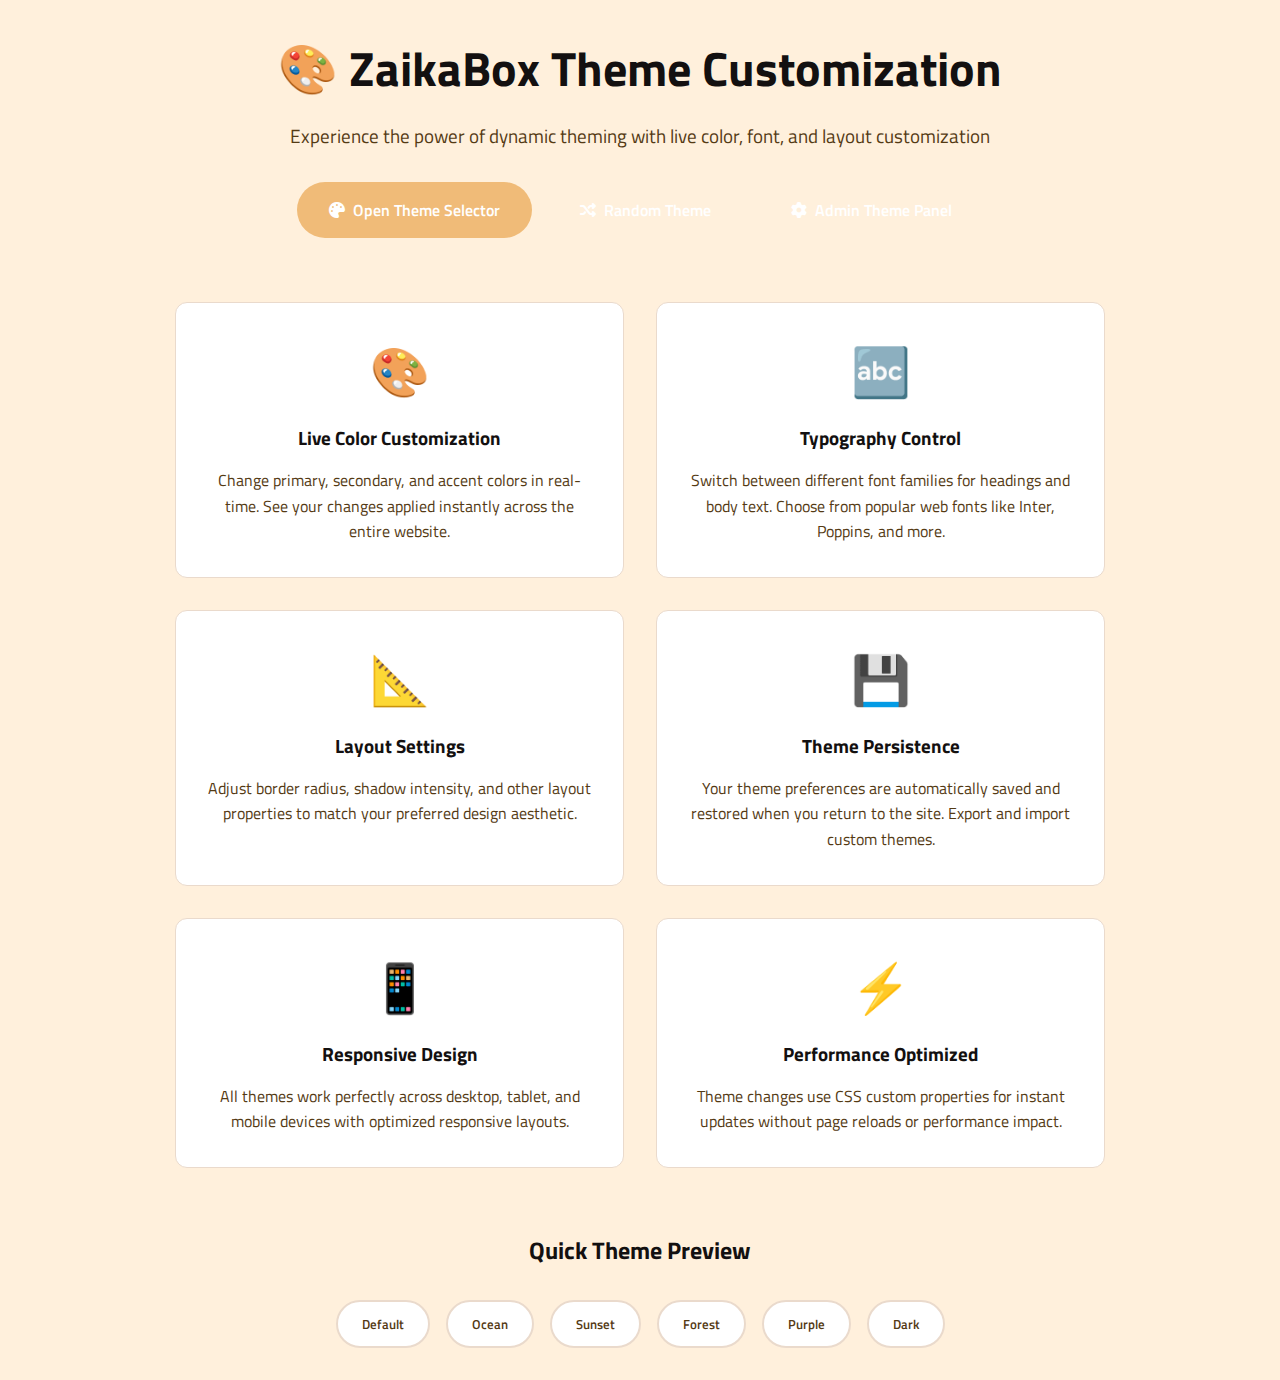
<file: ZAIKABOX/HTML/theme-demo.html>
<!DOCTYPE html>
<html lang="en">
<head>
    <meta charset="UTF-8">
    <meta name="viewport" content="width=device-width, initial-scale=1.0">
    <title>ZaikaBox - Theme Customization Demo</title>
    <link rel="preconnect" href="https://fonts.googleapis.com">
    <link rel="preconnect" href="https://fonts.gstatic.com" crossorigin>
    <link href="https://fonts.googleapis.com/css2?family=Gabarito&family=Titillium+Web&family=Inter:wght@400;600;700&family=Poppins:wght@400;600;700&family=Roboto:wght@400;500;700&family=Open+Sans:wght@400;600;700&family=Montserrat:wght@400;600;700&family=Lato:wght@400;700&display=swap" rel="stylesheet">
    <link rel="stylesheet" href="https://cdnjs.cloudflare.com/ajax/libs/font-awesome/6.4.2/css/all.min.css" />
    <link rel="stylesheet" href="CSS/styles.css">
    <style>
        .demo-container {
            max-width: 1200px;
            margin: 0 auto;
            padding: 2rem;
        }
        
        .demo-header {
            text-align: center;
            margin-bottom: 3rem;
        }
        
        .demo-title {
            font-family: var(--primary-font);
            font-size: 3rem;
            color: var(--text-strong);
            margin-bottom: 1rem;
        }
        
        .demo-subtitle {
            font-size: 1.2rem;
            color: var(--text-dark);
            margin-bottom: 2rem;
        }
        
        .demo-actions {
            display: flex;
            justify-content: center;
            gap: 1rem;
            flex-wrap: wrap;
        }
        
        .demo-btn {
            background: var(--primary);
            color: white;
            border: none;
            padding: 1rem 2rem;
            border-radius: 50px;
            font-weight: 600;
            cursor: pointer;
            transition: all 0.3s ease;
            display: flex;
            align-items: center;
            gap: 0.5rem;
            font-size: 1rem;
        }
        
        .demo-btn:hover {
            background: var(--primary-dark);
            transform: translateY(-2px);
            box-shadow: var(--shadow-lg);
        }
        
        .demo-btn.secondary {
            background: var(--secondary);
        }
        
        .demo-btn.accent {
            background: var(--accent);
        }
        
        .demo-features {
            display: grid;
            grid-template-columns: repeat(auto-fit, minmax(300px, 1fr));
            gap: 2rem;
            margin-top: 4rem;
        }
        
        .demo-feature {
            background: var(--card-bg);
            border: 1px solid var(--border-light);
            border-radius: var(--border-radius-lg);
            padding: 2rem;
            text-align: center;
            transition: all 0.3s ease;
        }
        
        .demo-feature:hover {
            transform: translateY(-5px);
            box-shadow: var(--shadow-lg);
        }
        
        .demo-feature-icon {
            font-size: 3rem;
            color: var(--primary);
            margin-bottom: 1rem;
        }
        
        .demo-feature h3 {
            font-family: var(--primary-font);
            color: var(--text-strong);
            margin-bottom: 1rem;
        }
        
        .demo-feature p {
            color: var(--text-dark);
            line-height: 1.6;
        }
        
        .theme-showcase {
            margin-top: 4rem;
            text-align: center;
        }
        
        .theme-showcase h2 {
            font-family: var(--primary-font);
            color: var(--text-strong);
            margin-bottom: 2rem;
        }
        
        .quick-themes {
            display: flex;
            justify-content: center;
            gap: 1rem;
            flex-wrap: wrap;
        }
        
        .quick-theme-btn {
            padding: 0.75rem 1.5rem;
            border: 2px solid var(--border-light);
            background: var(--card-bg);
            border-radius: 25px;
            cursor: pointer;
            transition: all 0.3s ease;
            font-weight: 600;
            color: var(--text-dark);
        }
        
        .quick-theme-btn:hover {
            border-color: var(--primary);
            color: var(--primary);
            transform: translateY(-2px);
        }
    </style>
</head>
<body>
    <div class="demo-container">
        <div class="demo-header">
            <h1 class="demo-title">🎨 ZaikaBox Theme Customization</h1>
            <p class="demo-subtitle">Experience the power of dynamic theming with live color, font, and layout customization</p>
            
            <div class="demo-actions">
                <button class="demo-btn" onclick="themeManager.openThemeSelector()">
                    <i class="fa fa-palette"></i> Open Theme Selector
                </button>
                <button class="demo-btn secondary" onclick="themeManager.randomTheme()">
                    <i class="fa fa-random"></i> Random Theme
                </button>
                <button class="demo-btn accent" onclick="openAdminDemo()">
                    <i class="fa fa-cog"></i> Admin Theme Panel
                </button>
            </div>
        </div>
        
        <div class="demo-features">
            <div class="demo-feature">
                <div class="demo-feature-icon">🎨</div>
                <h3>Live Color Customization</h3>
                <p>Change primary, secondary, and accent colors in real-time. See your changes applied instantly across the entire website.</p>
            </div>
            
            <div class="demo-feature">
                <div class="demo-feature-icon">🔤</div>
                <h3>Typography Control</h3>
                <p>Switch between different font families for headings and body text. Choose from popular web fonts like Inter, Poppins, and more.</p>
            </div>
            
            <div class="demo-feature">
                <div class="demo-feature-icon">📐</div>
                <h3>Layout Settings</h3>
                <p>Adjust border radius, shadow intensity, and other layout properties to match your preferred design aesthetic.</p>
            </div>
            
            <div class="demo-feature">
                <div class="demo-feature-icon">💾</div>
                <h3>Theme Persistence</h3>
                <p>Your theme preferences are automatically saved and restored when you return to the site. Export and import custom themes.</p>
            </div>
            
            <div class="demo-feature">
                <div class="demo-feature-icon">📱</div>
                <h3>Responsive Design</h3>
                <p>All themes work perfectly across desktop, tablet, and mobile devices with optimized responsive layouts.</p>
            </div>
            
            <div class="demo-feature">
                <div class="demo-feature-icon">⚡</div>
                <h3>Performance Optimized</h3>
                <p>Theme changes use CSS custom properties for instant updates without page reloads or performance impact.</p>
            </div>
        </div>
        
        <div class="theme-showcase">
            <h2>Quick Theme Preview</h2>
            <div class="quick-themes">
                <button class="quick-theme-btn" onclick="themeManager.applyTheme('default')">Default</button>
                <button class="quick-theme-btn" onclick="themeManager.applyTheme('ocean')">Ocean</button>
                <button class="quick-theme-btn" onclick="themeManager.applyTheme('sunset')">Sunset</button>
                <button class="quick-theme-btn" onclick="themeManager.applyTheme('forest')">Forest</button>
                <button class="quick-theme-btn" onclick="themeManager.applyTheme('purple')">Purple</button>
                <button class="quick-theme-btn" onclick="themeManager.applyTheme('dark')">Dark</button>
            </div>
        </div>
    </div>
    
    <script type="module" src="JS/theme-manager.js"></script>
    <script>
        function openAdminDemo() {
            alert('Admin theme panel is available in the main application when logged in as an admin user. This demo shows the user-facing theme selector.');
        }
    </script>
</body>
</html>
</file>
<file: ZAIKABOX/HTML/CSS/styles.css>
/* --- THEME CONTROL PANEL --- */
/* To change the entire website's color scheme, you only need to edit the values below.
   Each variable (--primary, --text-strong, etc.) controls a different part of the site's design.
   Simply replace the hex code (e.g., #F0BB78) with a new color code to update the theme.
   This is the ONLY section you need to modify for future color changes.
*/
:root {
    /* Primary Accent Colors */
    --primary: #F0BB78;
    /* Warm Gold: Used for buttons, links, and important highlights. */
    --primary-dark: #D8A256;
    /* Darker Gold: Used for hover effects on primary elements. */

    /* Text Colors */
    --text-strong: #131010;
    /* Almost Black: Used for main headings. */
    --text-dark: #543A14;
    /* Dark Brown: Used for most body text and paragraphs. */
    --text-light: #8C6D46;
    /* Lighter Brown: Used for subtitles and less important text. */

    /* Background & Surface Colors */
    --bg: #FFF0DC;
    /* Pale Peach: The main background color for the page. */
    --bg-alt: #F5E5D1;
    /* Slightly darker peach: Used for section backgrounds like testimonials. */
    --card-bg: #FFFFFF;
    /* White: Used for recipe cards and the header to make them stand out. */

    /* Borders & Shadows */
    --border-light: #EADACC;
    /* Light border color for separators and inputs. */
    --shadow-color: 22, 15, 8;
    /* The RGB value for --text-dark, used for transparent shadows. */
    --shadow-sm: 0 1px 3px rgba(var(--shadow-color), 0.12), 0 1px 2px rgba(var(--shadow-color), 0.24);
    --shadow-md: 0 4px 6px rgba(var(--shadow-color), 0.1), 0 1px 3px rgba(var(--shadow-color), 0.08);
    --shadow-lg: 0 10px 25px rgba(var(--shadow-color), 0.15), 0 4px 10px rgba(var(--shadow-color), 0.1);

    /* Misc */
    --border-radius-lg: 12px;
}

/* --- Global Styles --- */
* {
    margin: 0;
    padding: 0;
    box-sizing: border-box;
    font-family: 'Titillium Web', sans-serif;
}

body {
    min-height: 100vh;
    display: flex;
    flex-direction: column;
    font-family: 'Gabarito', 'Titillium Web', Arial, sans-serif;
    background: var(--bg);
    color: var(--text-dark);
}

/* --- Modern Pill-Shaped Header --- */
.main-header {
    display: flex;
    justify-content: center;
    padding: 40px 20px 20px;
    z-index: 100;
}

.navbar {
    display: flex;
    align-items: center;
    justify-content: space-between;
    background-color: var(--card-bg);
    padding: 12px 20px;
    border-radius: 9999px;
    box-shadow: var(--shadow-md);
    width: 95%;
    max-width: 1100px;
}

.nav-logo {
    display: flex;
    align-items: center;
    gap: 12px;
    text-decoration: none;
}

.logo-icon-container {
    background-color: var(--text-dark);
    border-radius: 50%;
    width: 40px;
    height: 40px;
    display: flex;
    align-items: center;
    justify-content: center;
}

.logo-icon-container svg {
    width: 22px;
    height: 22px;
    fill: var(--card-bg);
}

.logo-text {
    font-family: 'Gabarito', sans-serif;
    font-size: 1.5rem;
    font-weight: 700;
    color: var(--text-strong);
}

.social-media-links {
    display: flex;
    align-items: center;
    gap: 32px;
}

.social-media-links a {
    color: var(--text-light);
    transition: color 0.2s ease;
    display: inline-flex;
}

.social-media-links a:hover {
    color: var(--text-strong);
}

.social-media-links svg {
    width: 26px;
    height: 26px;
    fill: currentColor;
}

.nav-auth {
    display: flex;
    align-items: center;
    gap: 12px;
}

.nav-auth button {
    font-weight: 600;
    font-size: 1rem;
    padding: 12px 24px;
    border-radius: 9999px;
    border: none;
    cursor: pointer;
    transition: all 0.2s ease;
    display: flex;
    align-items: center;
    gap: 8px;
}

.nav-auth #profile-btn {
    background-color: var(--primary);
    color: var(--text-strong);
}

.nav-auth #profile-btn:hover {
    background-color: var(--primary-dark);
    transform: translateY(-1px);
}

.nav-auth #logout-btn {
    background-color: var(--text-dark);
    color: var(--card-bg);
}

.nav-auth #logout-btn:hover {
    background-color: var(--text-strong);
    transform: translateY(-1px);
}

/* --- Search Bar --- */
.search-container {
    position: sticky;
    top: 20px;
    z-index: 99;
    margin: 1rem auto;
    background: rgba(255, 255, 255, 0.7);
    backdrop-filter: blur(8px);
    border: 1px solid var(--border-light);
    display: flex;
    padding: 0.75rem;
    border-radius: 28px;
    box-shadow: var(--shadow-md);
}

.search-content {
    display: flex;
    gap: 1rem;
    align-items: center;
    width: 100%;
}

.search-container button,
.search-container select {
    font-size: 0.9rem;
    border-radius: 20px;
    border: 1px solid var(--border-light);
    padding: 0.5rem 1rem;
    background-color: var(--card-bg);
    height: 38px;
    box-sizing: border-box;
    transition: all 0.2s ease-in-out;
    color: var(--text-dark);
}

.search-container select:focus {
    outline: none;
    border-color: var(--primary);
    box-shadow: 0 0 0 3px rgba(240, 187, 120, 0.4);
}

#single-random-meal {
    background: var(--text-dark);
    color: white;
    border-color: var(--text-dark);
    font-weight: 600;
    cursor: pointer;
}

#single-random-meal:hover {
    background: var(--text-strong);
    transform: translateY(-2px);
    box-shadow: var(--shadow-md);
}

.hidden {
    display: none !important;
}


/* --- Main Content --- */
.main-content {
    flex: 1;
    display: flex;
    flex-direction: column;
    align-items: center;
    padding: 1rem;
    position: relative;
    width: 100%;
    max-width: 1400px;
    margin: 0 auto;
}

/* --- Category Showcase Section --- */
.category-showcase {
    width: 100%;
    margin-top: 4rem;
    padding: 0 1rem;
}

.category-title {
    font-family: 'Gabarito', sans-serif;
    font-size: 2.2rem;
    color: var(--text-strong);
    margin-bottom: 1rem;
    border-left: 5px solid var(--primary);
    padding-left: 1rem;
}

/* --- Meal Sliders & Grids --- */
.meal-slider-container {
    display: flex;
    gap: 32px;
    padding: 1rem 0;
    overflow-x: auto;
    margin: 20px 0;
    width: 100%;
    scrollbar-width: none;
    opacity: 0;
    transition: opacity 0.5s ease-in-out;
}

.meal-slider-container.loaded {
    opacity: 1;
}

.meal-slider-container::-webkit-scrollbar {
    display: none;
}

/* --- Skeleton Loading --- */
.skeleton-container {
    display: flex;
    gap: 32px;
    padding: 1rem 0;
    margin: 20px 0;
    width: 100%;
}

.skeleton-card {
    flex: 0 0 280px;
    height: 350px;
    background: linear-gradient(90deg, #f0f0f0 25%, #e0e0e0 50%, #f0f0f0 75%);
    background-size: 200% 100%;
    animation: skeleton-loading 1.5s infinite;
    border-radius: var(--border-radius-lg);
    position: relative;
    overflow: hidden;
}

.skeleton-card::after {
    content: '';
    position: absolute;
    top: 50%;
    left: 50%;
    transform: translate(-50%, -50%);
    width: 40px;
    height: 40px;
    border: 3px solid var(--border-light);
    border-top: 3px solid var(--primary);
    border-radius: 50%;
    animation: skeleton-spin 1s linear infinite;
}

@keyframes skeleton-loading {
    0% {
        background-position: -200% 0;
    }

    100% {
        background-position: 200% 0;
    }
}

@keyframes skeleton-spin {
    0% {
        transform: translate(-50%, -50%) rotate(0deg);
    }

    100% {
        transform: translate(-50%, -50%) rotate(360deg);
    }
}

.meal-grid {
    display: grid;
    grid-template-columns: repeat(auto-fit, minmax(280px, 1fr));
    gap: 32px;
    width: 100%;
    padding: 0 32px;
    margin: 20px auto;
}

.random-meal-container {
    display: flex;
    justify-content: center;
    align-items: center;
    width: 100%;
    padding: 2rem;
}

.random-meal-container .meal-card {
    width: 100%;
    max-width: 450px;
}

.meal-card {
    position: relative;
    border-radius: var(--border-radius-lg);
    box-shadow: var(--shadow-md);
    overflow: hidden;
    cursor: pointer;
    transition: box-shadow 0.3s ease, transform 0.3s ease;
    aspect-ratio: 4 / 5;
    width: 280px;
    background-color: var(--card-bg);
}

.meal-slider-container .meal-card {
    flex: 0 0 280px;
}

.meal-card:hover {
    box-shadow: var(--shadow-lg);
    transform: translateY(-5px);
}

.meal-card-background {
    width: 100%;
    height: 100%;
    object-fit: cover;
    transition: transform 0.4s ease-out;
}

.meal-card:hover .meal-card-background {
    transform: scale(1.1) rotate(2deg);
}

.meal-card-overlay {
    position: absolute;
    bottom: 0;
    left: 0;
    width: 100%;
    background: linear-gradient(to top, rgba(19, 16, 16, 0.9) 10%, transparent 100%);
    padding: 1.5rem;
    color: white;
}

.meal-card-info {
    transform: translateY(calc(100% - 4.5rem));
    transition: transform 0.4s cubic-bezier(0.25, 0.46, 0.45, 0.94);
}

.meal-card:hover .meal-card-info {
    transform: translateY(0);
}

.meal-card-title {
    font-family: 'Gabarito', sans-serif;
    font-size: 1.4rem;
    line-height: 1.3;
    margin: 0 0 0.5rem 0;
}

.meal-card-cta {
    font-size: 0.9rem;
    font-weight: 600;
    color: var(--primary);
    text-transform: uppercase;
    letter-spacing: 1px;
    display: flex;
    align-items: center;
    opacity: 0;
    transition: opacity 0.3s ease 0.1s;
}

.meal-card:hover .meal-card-cta {
    opacity: 1;
}

.meal-card-cta::after {
    content: '→';
    margin-left: 0.5rem;
    transition: margin-left 0.2s ease;
}

.meal-card:hover .meal-card-cta::after {
    margin-left: 1rem;
}

/* --- Toast Loader --- */
#toast-loader {
    position: fixed;
    bottom: 32px;
    right: 32px;
    z-index: 1000;
    display: none;
    align-items: center;
    background: var(--card-bg);
    padding: 0.75rem 1.5rem;
    border-radius: 12px;
    box-shadow: var(--shadow-lg);
}

#toast-loader span {
    margin-left: 12px;
    font-size: 1.1rem;
    color: var(--text-dark);
}

.spinner {
    width: 32px;
    height: 32px;
    border: 4px solid var(--primary);
    border-top-color: transparent;
    border-radius: 50%;
    animation: spin 0.8s linear infinite;
}

@keyframes spin {
    to {
        transform: rotate(360deg);
    }
}

.error-message {
    text-align: center;
    padding: 2rem;
    color: var(--text-light);
    font-size: 1.1rem;
}

/* --- Animations --- */
@keyframes fadeIn {
    from {
        opacity: 0;
    }

    to {
        opacity: 1;
    }
}

@keyframes slideIn {
    from {
        opacity: 0;
        transform: translateY(30px);
    }

    to {
        opacity: 1;
        transform: translateY(0);
    }
}

/* --- Modern Recipe Modal --- */
.recipe-modal {
    position: fixed;
    top: 0;
    left: 0;
    width: 100%;
    height: 100%;
    background-color: rgba(0, 0, 0, 0.8);
    backdrop-filter: blur(10px);
    z-index: 2000;
    display: none;
    align-items: center;
    justify-content: center;
    padding: 1rem;
    animation: fadeIn 0.3s ease-out;
}

.recipe-modal.show {
    display: flex;
}

.modal-content {
    background: var(--card-bg);
    border-radius: 20px;
    box-shadow: 0 25px 50px rgba(0, 0, 0, 0.25);
    width: 100%;
    max-width: 1000px;
    max-height: 90vh;
    overflow-y: auto;
    position: relative;
    animation: modalSlideIn 0.4s cubic-bezier(0.34, 1.56, 0.64, 1);
    display: grid;
    grid-template-columns: 1fr 1fr;
    gap: 0;
}

@keyframes modalSlideIn {
    from {
        opacity: 0;
        transform: scale(0.8) translateY(50px);
    }

    to {
        opacity: 1;
        transform: scale(1) translateY(0);
    }
}

.recipe-primary-content {
    position: relative;
    display: flex;
    flex-direction: column;
    background: linear-gradient(135deg, var(--primary) 0%, var(--primary-dark) 100%);
    padding: 2rem;
    color: white;
}

.recipe-image {
    width: 100%;
    height: 250px;
    border-radius: 15px;
    box-shadow: 0 10px 30px rgba(0, 0, 0, 0.3);
    object-fit: cover;
    margin-bottom: 1.5rem;
}

.recipe-tags {
    display: flex;
    gap: 0.5rem;
    margin-bottom: 1.5rem;
    flex-wrap: wrap;
}

.recipe-tags span {
    background-color: rgba(255, 255, 255, 0.2);
    color: white;
    padding: 0.4rem 0.8rem;
    border-radius: 15px;
    font-size: 0.8rem;
    font-weight: 600;
    backdrop-filter: blur(10px);
    border: 1px solid rgba(255, 255, 255, 0.3);
}

.recipe-actions {
    display: flex;
    gap: 0.75rem;
    margin-top: auto;
    flex-wrap: wrap;
}

.recipe-video-btn {
    display: inline-flex;
    align-items: center;
    gap: 0.5rem;
    background: #FF0000;
    color: white;
    padding: 0.75rem 1.25rem;
    border-radius: 25px;
    text-decoration: none;
    font-weight: 600;
    font-size: 0.9rem;
    transition: all 0.3s ease;
    box-shadow: 0 4px 15px rgba(255, 0, 0, 0.3);
}

.recipe-video-btn:hover {
    transform: translateY(-2px);
    box-shadow: 0 6px 20px rgba(255, 0, 0, 0.4);
}

.recipe-secondary-content {
    padding: 2rem;
    background: var(--card-bg);
    min-height: 0;
}

.recipe-secondary-content .recipe-title {
    font-family: 'Gabarito', sans-serif;
    font-size: 2.2rem;
    color: var(--text-strong);
    margin-bottom: 1.5rem;
    line-height: 1.2;
    border-bottom: 3px solid var(--primary);
    padding-bottom: 0.75rem;
}

.recipe-section-title {
    font-size: 1.3rem;
    color: var(--text-strong);
    margin: 2rem 0 1rem 0;
    display: flex;
    align-items: center;
    gap: 0.5rem;
}

.recipe-section-title::before {
    content: '';
    width: 4px;
    height: 20px;
    background: var(--primary);
    border-radius: 2px;
}

.recipe-ingredients-list {
    list-style: none;
    padding: 0;
    background: var(--bg);
    border-radius: 12px;
    padding: 1rem;
    margin-bottom: 2rem;
}

.recipe-ingredients-list li {
    display: flex;
    justify-content: space-between;
    align-items: center;
    padding: 0.75rem 0;
    border-bottom: 1px solid var(--border-light);
    gap: 1rem;
}

.recipe-ingredients-list li:last-child {
    border-bottom: none;
}

.recipe-ingredients-list li::before {
    content: '🥄';
    margin-right: 0.75rem;
    font-size: 1.1rem;
}

.ingredient-name {
    font-weight: 600;
    color: var(--text-strong);
    flex: 1;
}

.ingredient-amount {
    color: var(--text-light);
    font-weight: 500;
    background: var(--border-light);
    padding: 0.25rem 0.5rem;
    border-radius: 6px;
    font-size: 0.9rem;
}

.recipe-instructions-text {
    line-height: 1.8;
    color: var(--text-dark);
    font-size: 1rem;
    background: var(--bg);
    padding: 1.5rem;
    border-radius: 12px;
    border-left: 4px solid var(--primary);
}

.close-modal-btn {
    position: absolute;
    top: 1rem;
    right: 1rem;
    background: rgba(255, 255, 255, 0.2);
    backdrop-filter: blur(10px);
    border: 1px solid rgba(255, 255, 255, 0.3);
    border-radius: 50%;
    width: 45px;
    height: 45px;
    font-size: 1.5rem;
    color: white;
    cursor: pointer;
    display: flex;
    align-items: center;
    justify-content: center;
    z-index: 10;
    transition: all 0.3s ease;
}

.close-modal-btn:hover {
    background: rgba(255, 255, 255, 0.3);
    transform: rotate(90deg) scale(1.1);
}

/* Custom scrollbar for modal */
.modal-content::-webkit-scrollbar {
    width: 8px;
}

.modal-content::-webkit-scrollbar-track {
    background: var(--bg-alt);
    border-radius: 4px;
}

.modal-content::-webkit-scrollbar-thumb {
    background: var(--primary);
    border-radius: 4px;
}

.modal-content::-webkit-scrollbar-thumb:hover {
    background: var(--primary-dark);
}

/* Mobile responsive modal */
@media (max-width: 768px) {
    .modal-content {
        grid-template-columns: 1fr;
        max-height: 90vh;
        margin: 1rem;
        border-radius: 16px;
    }

    .recipe-primary-content {
        padding: 1.25rem;
    }

    .recipe-image {
        height: 220px;
        border-radius: 12px;
    }

    .recipe-secondary-content {
        padding: 1.25rem;
    }

    .recipe-secondary-content .recipe-title {
        font-size: 1.5rem;
        margin-bottom: 1rem;
    }

    .recipe-section-title {
        font-size: 1.2rem;
        margin: 1.5rem 0 1rem 0;
    }

    .recipe-instructions-text {
        font-size: 0.95rem;
        line-height: 1.6;
    }

    .recipe-ingredients-list {
        grid-template-columns: 1fr;
        gap: 0.5rem;
    }

    .recipe-ingredients-list li {
        padding: 0.5rem;
        font-size: 0.9rem;
    }

    .recipe-actions {
        flex-direction: column;
        gap: 0.75rem;
        align-items: stretch;
    }

    .recipe-actions button,
    .recipe-actions a {
        width: 100%;
        justify-content: center;
        padding: 0.75rem;
    }

    .close-modal-btn {
        top: 1rem;
        right: 1rem;
        width: 35px;
        height: 35px;
        font-size: 1.2rem;
    }
}

/* --- Testimonials Section --- */
.testimonials-section {
    width: 100%;
    padding: 4rem 0;
    background-color: var(--bg-alt);
    overflow: hidden;
    margin-top: 4rem;
    position: relative;
}

.testimonials-title {
    font-family: 'Gabarito', sans-serif;
    font-size: 2.5rem;
    color: var(--text-strong);
    text-align: center;
    margin-bottom: 2.5rem;
}

.testimonial-slider {
    width: 100%;
    display: flex;
    margin-bottom: 1.5rem;
}

.testimonial-track-left,
.testimonial-track-right {
    display: flex;
    gap: 1.5rem;
    animation-duration: 40s;
    animation-timing-function: linear;
    animation-iteration-count: infinite;
}

.testimonial-track-left {
    animation-name: scroll-left;
}

.testimonial-track-right {
    animation-name: scroll-right;
}

.testimonial-slider:hover .testimonial-track-left,
.testimonial-slider:hover .testimonial-track-right {
    animation-play-state: paused;
}

.testimonial-card {
    flex: 0 0 320px;
    border-radius: var(--border-radius-lg);
    box-shadow: var(--shadow-sm);
    padding: 1rem 1.5rem;
    transition: background-color 0.3s ease;
}

.testimonial-card p {
    font-size: 1rem;
    line-height: 1.6;
    color: var(--text-dark);
    margin-bottom: 1rem;
}

.testimonial-card .testimonial-author {
    font-size: 0.9rem;
    font-weight: 600;
    text-align: right;
}

.testimonial-card {
    background-color: var(--card-bg);
    border: 1px solid var(--border-light);
}

.testimonial-card .testimonial-author {
    color: var(--primary);
}

.testimonial-track-left .testimonial-card:nth-child(2n),
.testimonial-track-right .testimonial-card:nth-child(2n) {
    background-color: #FEFBF6;
}

.testimonials-section::before,
.testimonials-section::after {
    content: '';
    position: absolute;
    top: 0;
    bottom: 0;
    width: 150px;
    z-index: 2;
    pointer-events: none;
}

.testimonials-section::before {
    left: 0;
    background: linear-gradient(to right, var(--bg-alt) 20%, transparent);
}

.testimonials-section::after {
    right: 0;
    background: linear-gradient(to left, var(--bg-alt) 20%, transparent);
}

/* --- Enhanced Footer --- */
.main-footer {
    background: linear-gradient(135deg, var(--text-dark) 0%, #2d1810 100%);
    color: var(--bg-alt);
    padding: 4rem 2rem 0;
    margin-top: auto;
    position: relative;
    overflow: hidden;
}

.main-footer::before {
    content: '';
    position: absolute;
    top: 0;
    left: 0;
    right: 0;
    height: 1px;
    background: linear-gradient(90deg, transparent, var(--primary), transparent);
}

.footer-container {
    max-width: 1200px;
    margin: 0 auto;
    display: grid;
    grid-template-columns: 2fr 1fr 1fr 1.5fr;
    gap: 3rem;
    margin-bottom: 3rem;
}

.footer-column {
    display: flex;
    flex-direction: column;
    gap: 1rem;
}

/* Brand Section */
.footer-brand {
    gap: 1.5rem;
}

.footer-logo {
    display: flex;
    align-items: center;
    gap: 1rem;
    margin-bottom: 0.5rem;
}

.footer-logo-icon {
    width: 50px;
    height: 50px;
    background: linear-gradient(135deg, var(--primary), var(--primary-dark));
    border-radius: 12px;
    display: flex;
    align-items: center;
    justify-content: center;
    box-shadow: 0 4px 15px rgba(240, 187, 120, 0.3);
}

.footer-logo-icon svg {
    width: 24px;
    height: 24px;
    fill: white;
}

.footer-brand-name {
    font-size: 1.8rem;
    font-weight: 700;
    color: var(--card-bg);
    font-family: 'Gabarito', sans-serif;
}

.footer-description {
    color: rgba(255, 255, 255, 0.8);
    line-height: 1.6;
    margin: 0;
    font-size: 0.95rem;
}

.footer-stats {
    display: flex;
    gap: 2rem;
    margin-top: 1rem;
}

.stat-item {
    text-align: center;
}

.stat-number {
    display: block;
    font-size: 1.5rem;
    font-weight: 700;
    color: var(--primary);
    line-height: 1;
}

.stat-label {
    font-size: 0.85rem;
    color: rgba(255, 255, 255, 0.7);
    text-transform: uppercase;
    letter-spacing: 0.5px;
}

/* Footer Titles */
.footer-title {
    font-size: 1.1rem;
    color: var(--card-bg);
    margin-bottom: 1.5rem;
    font-weight: 600;
    position: relative;
    padding-bottom: 0.5rem;
}

.footer-title::after {
    content: '';
    position: absolute;
    bottom: 0;
    left: 0;
    width: 30px;
    height: 2px;
    background: var(--primary);
    border-radius: 1px;
}

/* Footer Links */
.footer-links {
    list-style: none;
    padding: 0;
    margin: 0;
    display: flex;
    flex-direction: column;
    gap: 0.75rem;
}

.footer-links li a {
    color: rgba(255, 255, 255, 0.8);
    text-decoration: none;
    font-size: 0.9rem;
    transition: all 0.3s ease;
    display: flex;
    align-items: center;
    padding: 0.25rem 0;
}

.footer-links li a:hover {
    color: var(--primary);
    transform: translateX(5px);
}

.footer-links li a::before {
    content: '→';
    margin-right: 0.5rem;
    opacity: 0;
    transition: opacity 0.3s ease;
}

.footer-links li a:hover::before {
    opacity: 1;
}

/* Social Links */
.footer-social-links {
    display: flex;
    gap: 1rem;
    margin-bottom: 2rem;
}

.footer-social-links a {
    color: var(--text-dark);
    font-size: 1.2rem;
    background: var(--card-bg);
    width: 45px;
    height: 45px;
    border-radius: 12px;
    display: flex;
    align-items: center;
    justify-content: center;
    text-decoration: none;
    transition: all 0.3s ease;
    box-shadow: 0 2px 10px rgba(0, 0, 0, 0.1);
}

.footer-social-links a:hover {
    background: var(--primary);
    color: var(--card-bg);
    transform: translateY(-3px);
    box-shadow: 0 8px 25px rgba(240, 187, 120, 0.4);
}

/* Contact Section */
.footer-contact {
    margin-top: 1rem;
}

.contact-title {
    font-size: 1rem;
    color: var(--card-bg);
    margin-bottom: 1rem;
    font-weight: 600;
}

.developer-contact {
    display: flex;
    flex-direction: column;
    gap: 1rem;
}

.developer {
    display: flex;
    flex-direction: column;
    gap: 0.25rem;
}

.developer strong {
    color: var(--card-bg);
    font-size: 0.9rem;
}

.developer a {
    color: var(--primary);
    text-decoration: none;
    font-size: 0.85rem;
    transition: all 0.3s ease;
    display: flex;
    align-items: center;
    gap: 0.5rem;
}

.developer a:hover {
    color: var(--primary-dark);
    transform: translateX(3px);
}

/* Footer Bottom */
.footer-bottom {
    border-top: 1px solid rgba(255, 255, 255, 0.1);
    padding: 2rem 0;
    background: rgba(0, 0, 0, 0.2);
}

.footer-bottom-content {
    max-width: 1200px;
    margin: 0 auto;
    display: flex;
    justify-content: space-between;
    align-items: center;
    flex-wrap: wrap;
    gap: 1rem;
}

.footer-bottom p {
    margin: 0;
    color: rgba(255, 255, 255, 0.7);
    font-size: 0.9rem;
}

.footer-bottom-links {
    display: flex;
    gap: 2rem;
}

.footer-bottom-links a {
    color: rgba(255, 255, 255, 0.7);
    text-decoration: none;
    font-size: 0.85rem;
    transition: color 0.3s ease;
}

.footer-bottom-links a:hover {
    color: var(--primary);
}

/* Responsive Footer */
@media (max-width: 768px) {
    .footer-container {
        grid-template-columns: 1fr;
        gap: 2rem;
        text-align: center;
    }

    .footer-stats {
        justify-content: center;
    }

    .footer-social-links {
        justify-content: center;
    }

    .footer-bottom-content {
        flex-direction: column;
        text-align: center;
        gap: 1.5rem;
    }

    .footer-bottom-links {
        gap: 1.5rem;
    }
}

@media (max-width: 480px) {
    .main-footer {
        padding: 3rem 1rem 0;
    }

    .footer-stats {
        gap: 1rem;
    }

    .stat-number {
        font-size: 1.2rem;
    }

    .footer-bottom-links {
        flex-direction: column;
        gap: 1rem;
    }
}

/* --- What's in my Fridge Button --- */
#pantry-search-btn {
    background: var(--primary);
    color: var(--text-strong);
    font-weight: 600;
    border: 2px solid var(--primary-dark);
    text-shadow: none;
    display: flex;
    align-items: center;
    justify-content: center;
    gap: 0.6rem;
    cursor: pointer;
    box-shadow: var(--shadow-sm);
    transition: all 0.3s cubic-bezier(0.25, 0.8, 0.25, 1);
}

#pantry-search-btn:hover {
    background-color: var(--primary-dark);
    transform: translateY(-3px) scale(1.03);
    box-shadow: var(--shadow-md);
}

/* --- Pantry Modal & Results --- */
.pantry-modal {
    position: fixed;
    top: 0;
    left: 0;
    width: 100%;
    height: 100%;
    background-color: rgba(var(--shadow-color), 0.6);
    backdrop-filter: blur(5px);
    z-index: 2000;
    display: none;
    /* Initially hidden */
    align-items: center;
    justify-content: center;
    padding: 1rem;
    animation: fadeIn 0.3s ease-out;
}

.pantry-modal.show {
    display: flex;
    /* Shown with JavaScript */
}

/* --- FIXED: Added missing styles for modal content --- */
.pantry-modal-content {
    background: var(--bg);
    border-radius: var(--border-radius-lg);
    box-shadow: var(--shadow-lg);
    width: 100%;
    max-width: 600px;
    position: relative;
    padding: 2.5rem;
    animation: slideIn 0.4s ease-out;
    display: flex;
    flex-direction: column;
    align-items: center;
    text-align: center;
}

.pantry-modal-title {
    font-family: 'Gabarito', sans-serif;
    font-size: 2.2rem;
    color: var(--text-strong);
    margin-bottom: 0.5rem;
}

.pantry-modal-subtitle {
    color: var(--text-light);
    margin-bottom: 2rem;
    font-size: 1.1rem;
}

.pantry-input-container {
    display: flex;
    width: 100%;
    gap: 0.5rem;
    margin-bottom: 1.5rem;
}

#pantry-ingredient-input {
    flex-grow: 1;
    font-size: 1rem;
    padding: 0.75rem;
    border: 1px solid var(--border-light);
    border-radius: 8px;
}

#pantry-ingredient-input:focus {
    outline: none;
    border-color: var(--primary);
    box-shadow: 0 0 0 3px rgba(240, 187, 120, 0.4);
}

#add-ingredient-btn {
    font-size: 1rem;
    padding: 0.75rem 1.5rem;
    border: none;
    border-radius: 8px;
    background-color: var(--primary);
    color: var(--text-strong);
    cursor: pointer;
    font-weight: 600;
    transition: background-color 0.2s;
}

#add-ingredient-btn:hover {
    background-color: var(--primary-dark);
}

.pantry-tags-container {
    display: flex;
    flex-wrap: wrap;
    gap: 0.75rem;
    width: 100%;
    min-height: 50px;
    margin-bottom: 2rem;
    padding: 1rem;
    background-color: var(--bg-alt);
    border: 1px dashed var(--border-light);
    border-radius: 8px;
}

.ingredient-tag {
    display: inline-flex;
    align-items: center;
    background-color: var(--border-light);
    color: var(--text-dark);
    padding: 0.5rem 0.75rem;
    border-radius: 20px;
    font-weight: 500;
    animation: fadeIn 0.3s ease-out;
}

.ingredient-tag button {
    background: none;
    border: none;
    font-size: 1.2rem;
    color: var(--text-light);
    cursor: pointer;
    margin-left: 0.5rem;
    padding: 0;
    line-height: 1;
}

.pantry-search-action {
    font-size: 1.1rem;
    font-weight: 600;
    padding: 0.8rem 2rem;
    border-radius: 8px;
    border: none;
    background-color: var(--text-dark);
    color: var(--card-bg);
    cursor: pointer;
    transition: all 0.2s;
}

.pantry-search-action:hover {
    background-color: var(--text-strong);
}

.pantry-search-action:disabled {
    background-color: #ccc;
    cursor: not-allowed;
    color: #888;
}

@keyframes gradient-flow {
    0% {
        background-position: 0% 50%;
    }

    50% {
        background-position: 100% 50%;
    }

    100% {
        background-position: 0% 50%;
    }
}

#pantry-results-container {
    position: relative;
    /* Needed for the ::before pseudo-element */
    z-index: 1;
    /* Ensures content stays on top of the new background */
    border-radius: 0;
    /* Remove radius for a full-width block */
    padding-top: 2.5rem;
    /* Increased padding for better visual spacing */
    padding-bottom: 3rem;
}

#pantry-results-container::before {
    content: '';
    position: absolute;
    top: 0;
    left: 50%;
    transform: translateX(-50%);
    width: 100vw;
    height: 100%;
    z-index: -1;
    /* Places the background behind the content */
    background: linear-gradient(-45deg, #F0BB78, #c48c48, #543A14, #F0BB78);
    background-size: 400% 400%;
    animation: gradient-flow 15s ease-in-out infinite;
}

#pantry-results-container .category-title {
    color: #fff;
    border-left: 5px solid rgba(255, 255, 255, 0.8);
    text-shadow: 1px 1px 3px rgba(0, 0, 0, 0.2);
}

/* Keyframes & Responsive */
@keyframes scroll-left {
    100% {
        transform: translateX(calc(-320px * 5 - 1.5rem * 5));
    }
}

@keyframes scroll-right {
    0% {
        transform: translateX(calc(-320px * 5 - 1.5rem * 5));
    }
}

/* Mobile Responsive Styles */
@media (max-width: 768px) {

    /* Header adjustments */
    .main-header {
        padding: 20px 15px 15px;
    }

    .navbar {
        width: 100%;
        padding: 10px 16px;
        flex-wrap: wrap;
        gap: 12px;
    }

    .logo-text {
        font-size: 1.25rem;
    }

    .logo-icon-container {
        width: 35px;
        height: 35px;
    }

    .logo-icon-container svg {
        width: 18px;
        height: 18px;
    }

    .nav-auth {
        gap: 8px;
    }

    .nav-auth button {
        padding: 8px 16px;
        font-size: 0.9rem;
    }

    .social-media-links {
        display: none;
        /* Hide social links on mobile to save space */
    }

    /* Typography adjustments */
    .category-title,
    .testimonials-title,
    .recipe-title {
        font-size: 1.6rem;
        margin-bottom: 1rem;
    }

    /* Slider adjustments */
    .meal-slider-container {
        gap: 20px;
        padding: 0.75rem 0;
        margin: 15px 0;
    }

    .meal-card {
        width: 240px;
        aspect-ratio: 4 / 5;
    }

    .meal-slider-container .meal-card {
        flex: 0 0 240px;
    }

    /* Category sections */
    .category-showcase {
        padding: 1.5rem 1rem;
        margin-bottom: 1.5rem;
    }

    /* Testimonials */
    .testimonial-card {
        flex: 0 0 260px;
        padding: 1.5rem;
    }

    /* Search container mobile */
    .search-container {
        position: relative;
        top: 0;
        margin: 0.75rem 1rem;
        padding: 0.5rem;
        border-radius: 20px;
    }

    .search-content {
        flex-direction: column;
        gap: 0.75rem;
        align-items: stretch;
    }

    .search-container button,
    .search-container select {
        width: 100%;
        padding: 0.75rem 1rem;
        font-size: 0.9rem;
        height: auto;
    }

    #single-random-meal {
        order: -1;
        /* Move random button to top */
    }

    /* Filter container mobile */
    #filter-value-container {
        width: 100%;
    }

    /* Pantry search mobile */
    .pantry-search-section {
        padding: 1.5rem 1rem;
    }

    /* Animations for smaller cards */
    @keyframes scroll-left {
        100% {
            transform: translateX(calc(-240px * 5 - 1rem * 5));
        }
    }

    @keyframes scroll-right {
        0% {
            transform: translateX(calc(-240px * 5 - 1rem * 5));
        }
    }
}

@media (max-width: 480px) {

    /* Extra small mobile adjustments */
    .main-header {
        padding: 15px 10px 10px;
    }

    .navbar {
        padding: 8px 12px;
        border-radius: 20px;
    }

    .logo-text {
        font-size: 1.1rem;
    }

    .logo-icon-container {
        width: 30px;
        height: 30px;
    }

    .logo-icon-container svg {
        width: 16px;
        height: 16px;
    }

    .nav-auth button {
        padding: 6px 12px;
        font-size: 0.85rem;
    }

    .category-title,
    .testimonials-title,
    .recipe-title {
        font-size: 1.4rem;
    }

    .category-showcase {
        padding: 1rem 0.75rem;
    }

    .meal-card {
        width: 200px;
    }

    .meal-slider-container .meal-card {
        flex: 0 0 200px;
    }

    .meal-slider-container {
        gap: 16px;
    }

    /* Search container extra small */
    .search-container {
        margin: 0.5rem 0.75rem;
        padding: 0.4rem;
    }

    .search-content {
        gap: 0.5rem;
    }

    .search-container button,
    .search-container select {
        padding: 0.6rem 0.8rem;
        font-size: 0.85rem;
    }

    /* Animations for extra small cards */
    @keyframes scroll-left {
        100% {
            transform: translateX(calc(-200px * 5 - 0.8rem * 5));
        }
    }

    @keyframes scroll-right {
        0% {
            transform: translateX(calc(-200px * 5 - 0.8rem * 5));
        }
    }
}


/* --- Featured Recipe Section (for single random meal) --- */
.featured-recipe-section {
    background-color: var(--bg-alt);
    padding: 2.5rem 1rem;
    border-radius: var(--border-radius-lg);
}

.featured-recipe-section .category-title {
    text-align: center;
    border-left: none;
    margin-bottom: 2rem;
}

.random-meal-content {
    display: flex;
    justify-content: center;
    align-items: center;
}

.random-meal-content .meal-card {
    width: 100%;
    max-width: 400px;
    /* A good size for a featured item */
}


/* =============================================== */
/* ======== Manual Search Results Style ======== */
/* =============================================== */

#manual-search-container {
    position: relative;
    z-index: 1;
    padding-top: 2.5rem;
    padding-bottom: 3rem;
}

#manual-search-container::before {
    content: '';
    position: absolute;
    top: 0;
    left: 50%;
    transform: translateX(-50%);
    width: 100vw;
    height: 100%;
    z-index: -1;
    /* Using the dark colors from your theme for a rich, black feel */
    background: linear-gradient(-45deg, var(--text-strong), #2d2012, var(--text-strong));
    background-size: 400% 400%;
    animation: gradient-flow 18s ease-in-out infinite;
}

#manual-search-container .category-title {
    color: var(--card-bg);
    /* White text for high contrast */
    border-left-color: rgba(255, 255, 255, 0.8);
    /* Lighter border */
    text-shadow: 1px 1px 3px rgba(0, 0, 0, 0.3);
}

/* --
- Bookmark Styles --- */
.bookmark-btn {
    position: absolute;
    top: 12px;
    right: 12px;
    background: rgba(255, 255, 255, 0.9);
    border: none;
    border-radius: 50%;
    width: 40px;
    height: 40px;
    display: flex;
    align-items: center;
    justify-content: center;
    cursor: pointer;
    transition: all 0.3s ease;
    z-index: 2;
    backdrop-filter: blur(10px);
    box-shadow: var(--shadow-sm);
}

.bookmark-btn:hover {
    background: rgba(255, 255, 255, 1);
    transform: scale(1.1);
    box-shadow: var(--shadow-md);
}

.bookmark-btn i {
    font-size: 18px;
    color: var(--text-dark);
    transition: color 0.3s ease;
}

.bookmark-btn.bookmarked i {
    color: #e74c3c;
}

.bookmark-btn.bookmarked:hover i {
    color: #c0392b;
}

/* Modal bookmark button */
.modal-bookmark {
    position: static;
    width: auto;
    height: auto;
    border-radius: 25px;
    padding: 0.75rem 1.25rem;
    background: rgba(255, 255, 255, 0.2);
    color: white;
    font-weight: 600;
    border: 1px solid rgba(255, 255, 255, 0.3);
    backdrop-filter: blur(10px);
    display: inline-flex;
    align-items: center;
    gap: 0.5rem;
    font-size: 0.9rem;
    cursor: pointer;
    transition: all 0.3s ease;
}

.modal-bookmark:hover {
    background: rgba(255, 255, 255, 0.3);
    transform: translateY(-2px);
    box-shadow: 0 4px 15px rgba(0, 0, 0, 0.2);
}

.modal-bookmark.bookmarked {
    background: rgba(231, 76, 60, 0.9);
    border-color: rgba(231, 76, 60, 0.5);
    box-shadow: 0 4px 15px rgba(231, 76, 60, 0.3);
}

.modal-bookmark.bookmarked:hover {
    background: rgba(192, 57, 43, 0.9);
    box-shadow: 0 6px 20px rgba(192, 57, 43, 0.4);
}

.modal-bookmark i {
    font-size: 16px;
}

/* Recipe actions container */
.recipe-actions {
    display: flex;
    align-items: center;
    margin-top: 16px;
    flex-wrap: wrap;
    gap: 12px;
}



/* Ensure meal cards have relative positioning for absolute bookmark buttons */
.meal-card {
    position: relative;
}

/* Responsive bookmark button */
@media (max-width: 768px) {
    .bookmark-btn {
        width: 38px;
        height: 38px;
        top: 10px;
        right: 10px;
    }

    .bookmark-btn i {
        font-size: 16px;
    }
}

@media (max-width: 480px) {
    .bookmark-btn {
        width: 35px;
        height: 35px;
        top: 8px;
        right: 8px;
    }

    .bookmark-btn i {
        font-size: 14px;
    }
}

.modal-bookmark {
    padding: 10px 16px;
    font-size: 14px;
}

@media (max-width: 480px) {
    .modal-content {
        margin: 0.5rem;
        max-height: 95vh;
        border-radius: 12px;
    }

    .recipe-primary-content,
    .recipe-secondary-content {
        padding: 1rem;
    }

    .recipe-image {
        height: 180px;
    }

    .recipe-secondary-content .recipe-title {
        font-size: 1.3rem;
    }

    .recipe-section-title {
        font-size: 1.1rem;
    }

    .recipe-instructions-text {
        font-size: 0.9rem;
    }

    .recipe-ingredients-list li {
        font-size: 0.85rem;
        padding: 0.4rem;
    }

    .close-modal-btn {
        width: 32px;
        height: 32px;
        font-size: 1.1rem;
    }
}

/* P
antry Modal Mobile Responsiveness */
@media (max-width: 768px) {
    .pantry-modal-content {
        width: 95%;
        max-width: none;
        margin: 1rem;
        padding: 2rem 1.5rem;
        max-height: 85vh;
        overflow-y: auto;
    }

    .pantry-modal-title {
        font-size: 1.8rem;
    }

    .pantry-modal-subtitle {
        font-size: 0.95rem;
        margin-bottom: 1.5rem;
    }

    .pantry-input-container {
        flex-direction: column;
        gap: 0.75rem;
    }

    .pantry-input-container input {
        width: 100%;
        margin-bottom: 0.5rem;
    }

    .pantry-input-container button {
        width: 100%;
        padding: 0.75rem;
    }

    .pantry-tags {
        gap: 0.5rem;
        margin: 1rem 0;
    }

    .ingredient-tag {
        font-size: 0.9rem;
        padding: 0.5rem 0.75rem;
    }

    .pantry-search-btn {
        width: 100%;
        padding: 0.875rem;
        font-size: 1rem;
    }
}

@media (max-width: 480px) {
    .pantry-modal-content {
        margin: 0.5rem;
        padding: 1.5rem 1rem;
        max-height: 90vh;
    }

    .pantry-modal-title {
        font-size: 1.6rem;
    }

    .pantry-modal-subtitle {
        font-size: 0.9rem;
    }

    .ingredient-tag {
        font-size: 0.85rem;
        padding: 0.4rem 0.6rem;
    }

    .close-modal-btn {
        top: 1rem;
        right: 1rem;
        width: 35px;
        height: 35px;
        font-size: 1.2rem;
    }
}

/* Touch-friendly improvements */
@media (max-width: 768px) {

    /* Larger touch targets */
    .meal-card {
        cursor: pointer;
        -webkit-tap-highlight-color: rgba(240, 187, 120, 0.2);
    }

    .bookmark-btn {
        -webkit-tap-highlight-color: transparent;
        touch-action: manipulation;
    }

    /* Prevent zoom on input focus */
    input,
    select,
    textarea {
        font-size: 16px !important;
    }

    /* Better scroll behavior */
    .meal-slider-container {
        scroll-behavior: smooth;
        -webkit-overflow-scrolling: touch;
    }

    /* Improved button spacing */
    .nav-auth button {
        min-height: 44px;
        /* iOS recommended touch target */
        touch-action: manipulation;
    }
}

/* Recipe Details Section */
.recipe-details {
    display: grid;
    grid-template-columns: repeat(2, 1fr);
    gap: 1rem;
    margin: 1.5rem 0;
    padding: 1.5rem;
    background: rgba(240, 187, 120, 0.1);
    border-radius: 12px;
    border: 1px solid rgba(240, 187, 120, 0.2);
}

.recipe-detail-item {
    display: flex;
    flex-direction: column;
    align-items: center;
    text-align: center;
    padding: 0.75rem;
    background: var(--card-bg);
    border-radius: 8px;
    box-shadow: var(--shadow-sm);
    transition: transform 0.2s ease;
}

.recipe-detail-item:hover {
    transform: translateY(-2px);
    box-shadow: var(--shadow-md);
}

.recipe-detail-item i {
    font-size: 1.5rem;
    color: var(--primary);
    margin-bottom: 0.5rem;
}

.detail-label {
    font-size: 0.85rem;
    color: var(--text-light);
    font-weight: 500;
    text-transform: uppercase;
    letter-spacing: 0.5px;
    margin-bottom: 0.25rem;
}

.detail-value {
    font-size: 1rem;
    font-weight: 600;
    color: var(--text-strong);
}

/* Difficulty level colors */
.difficulty-beginner {
    color: #28a745;
}

.difficulty-intermediate {
    color: #ffc107;
}

.difficulty-expert {
    color: #dc3545;
}

/* Mobile responsive recipe details */
@media (max-width: 768px) {
    .recipe-details {
        grid-template-columns: repeat(2, 1fr);
        gap: 0.75rem;
        margin: 1rem 0;
        padding: 1rem;
    }

    .recipe-detail-item {
        padding: 0.5rem;
    }

    .recipe-detail-item i {
        font-size: 1.25rem;
        margin-bottom: 0.4rem;
    }

    .detail-label {
        font-size: 0.75rem;
    }

    .detail-value {
        font-size: 0.9rem;
    }
}

@media (max-width: 480px) {
    .recipe-details {
        grid-template-columns: 1fr 1fr;
        gap: 0.5rem;
        padding: 0.75rem;
    }

    .recipe-detail-item {
        padding: 0.4rem;
    }

    .recipe-detail-item i {
        font-size: 1.1rem;
    }

    .detail-label {
        font-size: 0.7rem;
    }

    .detail-value {
        font-size: 0.85rem;
    }
}

/* Seas
onal and Trending Sections */
.seasonal-section {
    background: linear-gradient(135deg, #ff9a56 0%, #ff6b35 100%);
    border-radius: var(--border-radius-lg);
    padding: 2rem 1rem;
    margin: 2rem 0;
    position: relative;
    overflow: hidden;
}

.seasonal-section::before {
    content: '';
    position: absolute;
    top: -50%;
    left: -50%;
    width: 200%;
    height: 200%;
    background: url('data:image/svg+xml,<svg xmlns="http://www.w3.org/2000/svg" viewBox="0 0 100 100"><circle cx="20" cy="20" r="2" fill="rgba(255,255,255,0.1)"/><circle cx="80" cy="40" r="1.5" fill="rgba(255,255,255,0.1)"/><circle cx="40" cy="80" r="1" fill="rgba(255,255,255,0.1)"/></svg>');
    animation: float 20s linear infinite;
    pointer-events: none;
}

.seasonal-section .category-title {
    color: white;
    border-left-color: rgba(255, 255, 255, 0.8);
    text-shadow: 2px 2px 4px rgba(0, 0, 0, 0.3);
}

.trending-section {
    background: linear-gradient(135deg, #667eea 0%, #764ba2 100%);
    border-radius: var(--border-radius-lg);
    padding: 2rem 1rem;
    margin: 2rem 0;
    position: relative;
    overflow: hidden;
}

.trending-section::before {
    content: '🔥';
    position: absolute;
    top: 1rem;
    right: 2rem;
    font-size: 3rem;
    opacity: 0.3;
    animation: pulse-fire 2s ease-in-out infinite;
}

.trending-section .category-title {
    color: white;
    border-left-color: rgba(255, 255, 255, 0.8);
    text-shadow: 2px 2px 4px rgba(0, 0, 0, 0.3);
}

@keyframes float {
    0% {
        transform: translateY(0px) rotate(0deg);
    }

    50% {
        transform: translateY(-20px) rotate(180deg);
    }

    100% {
        transform: translateY(0px) rotate(360deg);
    }
}

@keyframes pulse-fire {

    0%,
    100% {
        transform: scale(1);
        opacity: 0.3;
    }

    50% {
        transform: scale(1.2);
        opacity: 0.6;
    }
}

/* Season-specific styling */
.season-spring {
    background: linear-gradient(135deg, #a8e6cf 0%, #7fcdcd 100%);
}

.season-summer {
    background: linear-gradient(135deg, #ffd89b 0%, #19547b 100%);
}

.season-autumn {
    background: linear-gradient(135deg, #ff9a56 0%, #ff6b35 100%);
}

.season-winter {
    background: linear-gradient(135deg, #74b9ff 0%, #0984e3 100%);
}

/* Mobile responsive for new sections */
@media (max-width: 768px) {

    .seasonal-section,
    .trending-section {
        padding: 1.5rem 1rem;
        margin: 1.5rem 0;
    }

    .seasonal-section::before {
        display: none;
        /* Hide decorative elements on mobile */
    }

    .trending-section::before {
        font-size: 2rem;
        top: 0.5rem;
        right: 1rem;
    }
}

/* Trend
ing Badge */
.trending-badge {
    position: absolute;
    top: 12px;
    left: 12px;
    background: linear-gradient(45deg, #ff6b35, #ff9a56);
    color: white;
    padding: 0.25rem 0.5rem;
    border-radius: 12px;
    font-size: 0.75rem;
    font-weight: 600;
    z-index: 3;
    box-shadow: 0 2px 8px rgba(255, 107, 53, 0.3);
    animation: trending-pulse 2s ease-in-out infinite;
}

@keyframes trending-pulse {

    0%,
    100% {
        transform: scale(1);
    }

    50% {
        transform: scale(1.05);
    }
}

/* Mobile responsive trending badge */
@media (max-width: 768px) {
    .trending-badge {
        font-size: 0.7rem;
        padding: 0.2rem 0.4rem;
        top: 8px;
        left: 8px;
    }
}
</file>
